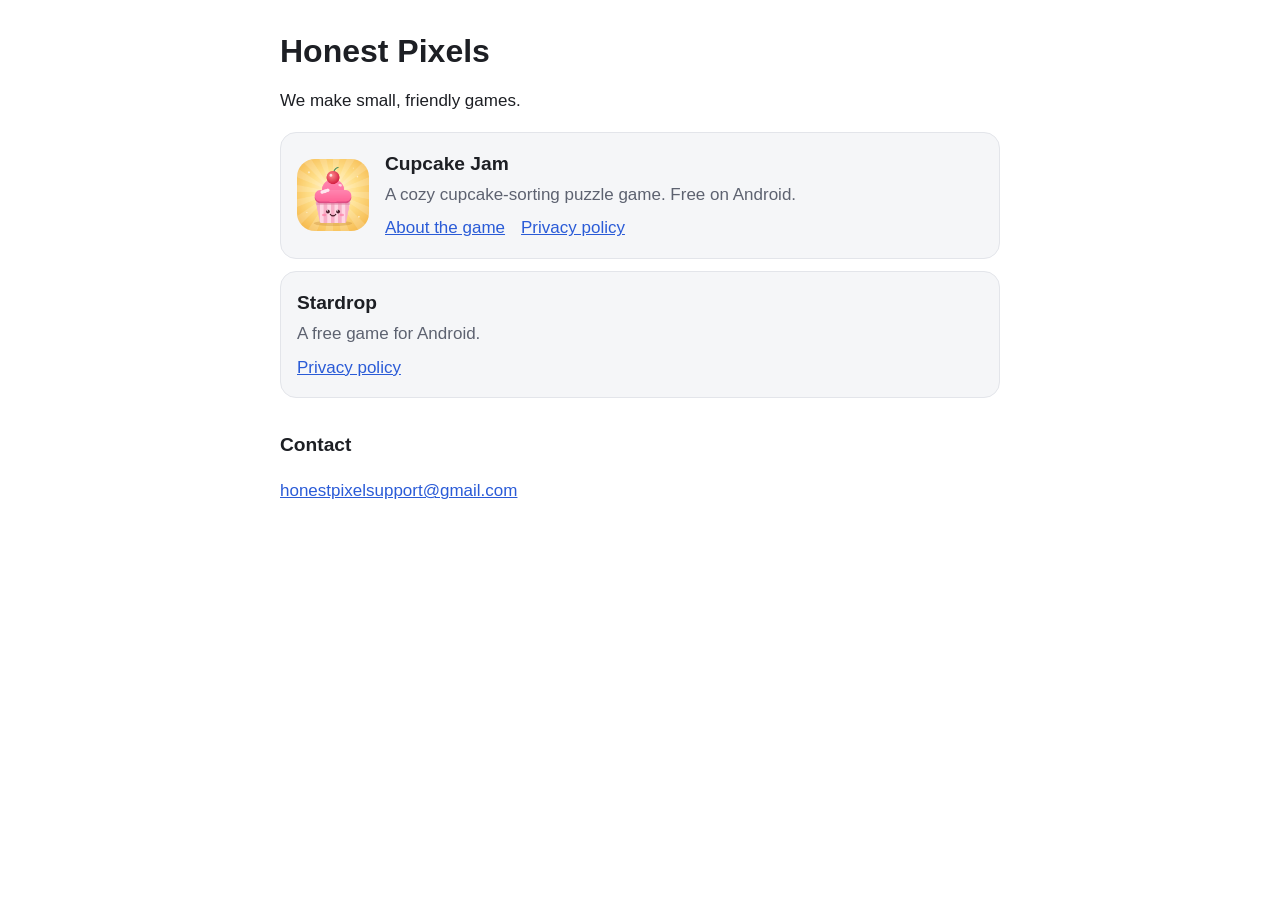
<file: index.html>
<!DOCTYPE html>
<html lang="en">
<head>
<meta charset="utf-8">
<meta name="viewport" content="width=device-width, initial-scale=1">
<title>Honest Pixels</title>
<meta name="description" content="Honest Pixels makes Stardrop and Cupcake Jam, free games for Android.">
<link rel="stylesheet" href="style.css">
</head>
<body>
<main>
<h1>Honest Pixels</h1>
<p>We make small, friendly games.</p>

<div class="game">
  <img src="cupcake-jam/icon.png" alt="Cupcake Jam icon">
  <div>
    <h2>Cupcake Jam</h2>
    <p>A cozy cupcake-sorting puzzle game. Free on Android.</p>
    <ul>
      <li><a href="cupcake-jam/">About the game</a></li>
      <li><a href="cupcake-jam/privacy.html">Privacy policy</a></li>
    </ul>
  </div>
</div>

<div class="game">
  <div>
    <h2>Stardrop</h2>
    <p>A free game for Android.</p>
    <ul>
      <li><a href="privacy.html">Privacy policy</a></li>
    </ul>
  </div>
</div>

<h2>Contact</h2>
<p><a href="mailto:honestpixelsupport@gmail.com">honestpixelsupport@gmail.com</a></p>
</main>
</body>
</html>
</file>
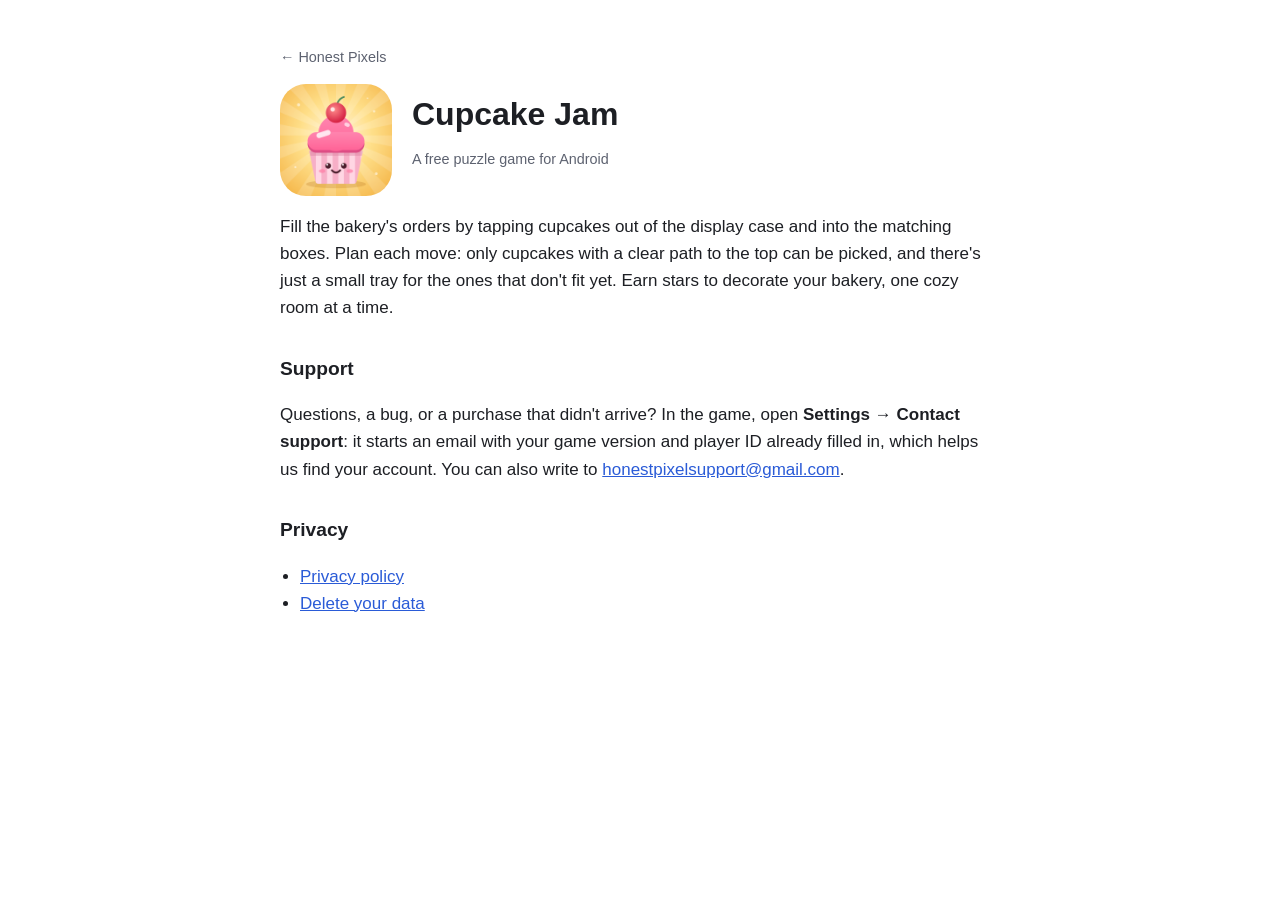
<file: cupcake-jam/index.html>
<!DOCTYPE html>
<html lang="en">
<head>
<meta charset="utf-8">
<meta name="viewport" content="width=device-width, initial-scale=1">
<title>Cupcake Jam</title>
<meta name="description" content="Cupcake Jam is a free cupcake-sorting puzzle game for Android by Honest Pixels.">
<link rel="icon" href="icon.png">
<link rel="stylesheet" href="../style.css">
</head>
<body>
<main>
<p class="back"><a href="../">← Honest Pixels</a></p>

<div class="hero">
  <img src="icon.png" alt="Cupcake Jam icon">
  <div>
    <h1>Cupcake Jam</h1>
    <p class="meta">A free puzzle game for Android</p>
  </div>
</div>

<p>Fill the bakery's orders by tapping cupcakes out of the display case and into the matching boxes. Plan each move:
only cupcakes with a clear path to the top can be picked, and there's just a small tray for the ones that don't fit
yet. Earn stars to decorate your bakery, one cozy room at a time.</p>

<h2>Support</h2>
<p>Questions, a bug, or a purchase that didn't arrive? In the game, open <strong>Settings → Contact support</strong>: it
starts an email with your game version and player ID already filled in, which helps us find your account. You can also
write to <a href="mailto:honestpixelsupport@gmail.com?subject=Cupcake%20Jam%20support">honestpixelsupport@gmail.com</a>.</p>

<h2>Privacy</h2>
<ul>
  <li><a href="privacy.html">Privacy policy</a></li>
  <li><a href="privacy.html#delete">Delete your data</a></li>
</ul>
</main>
</body>
</html>
</file>
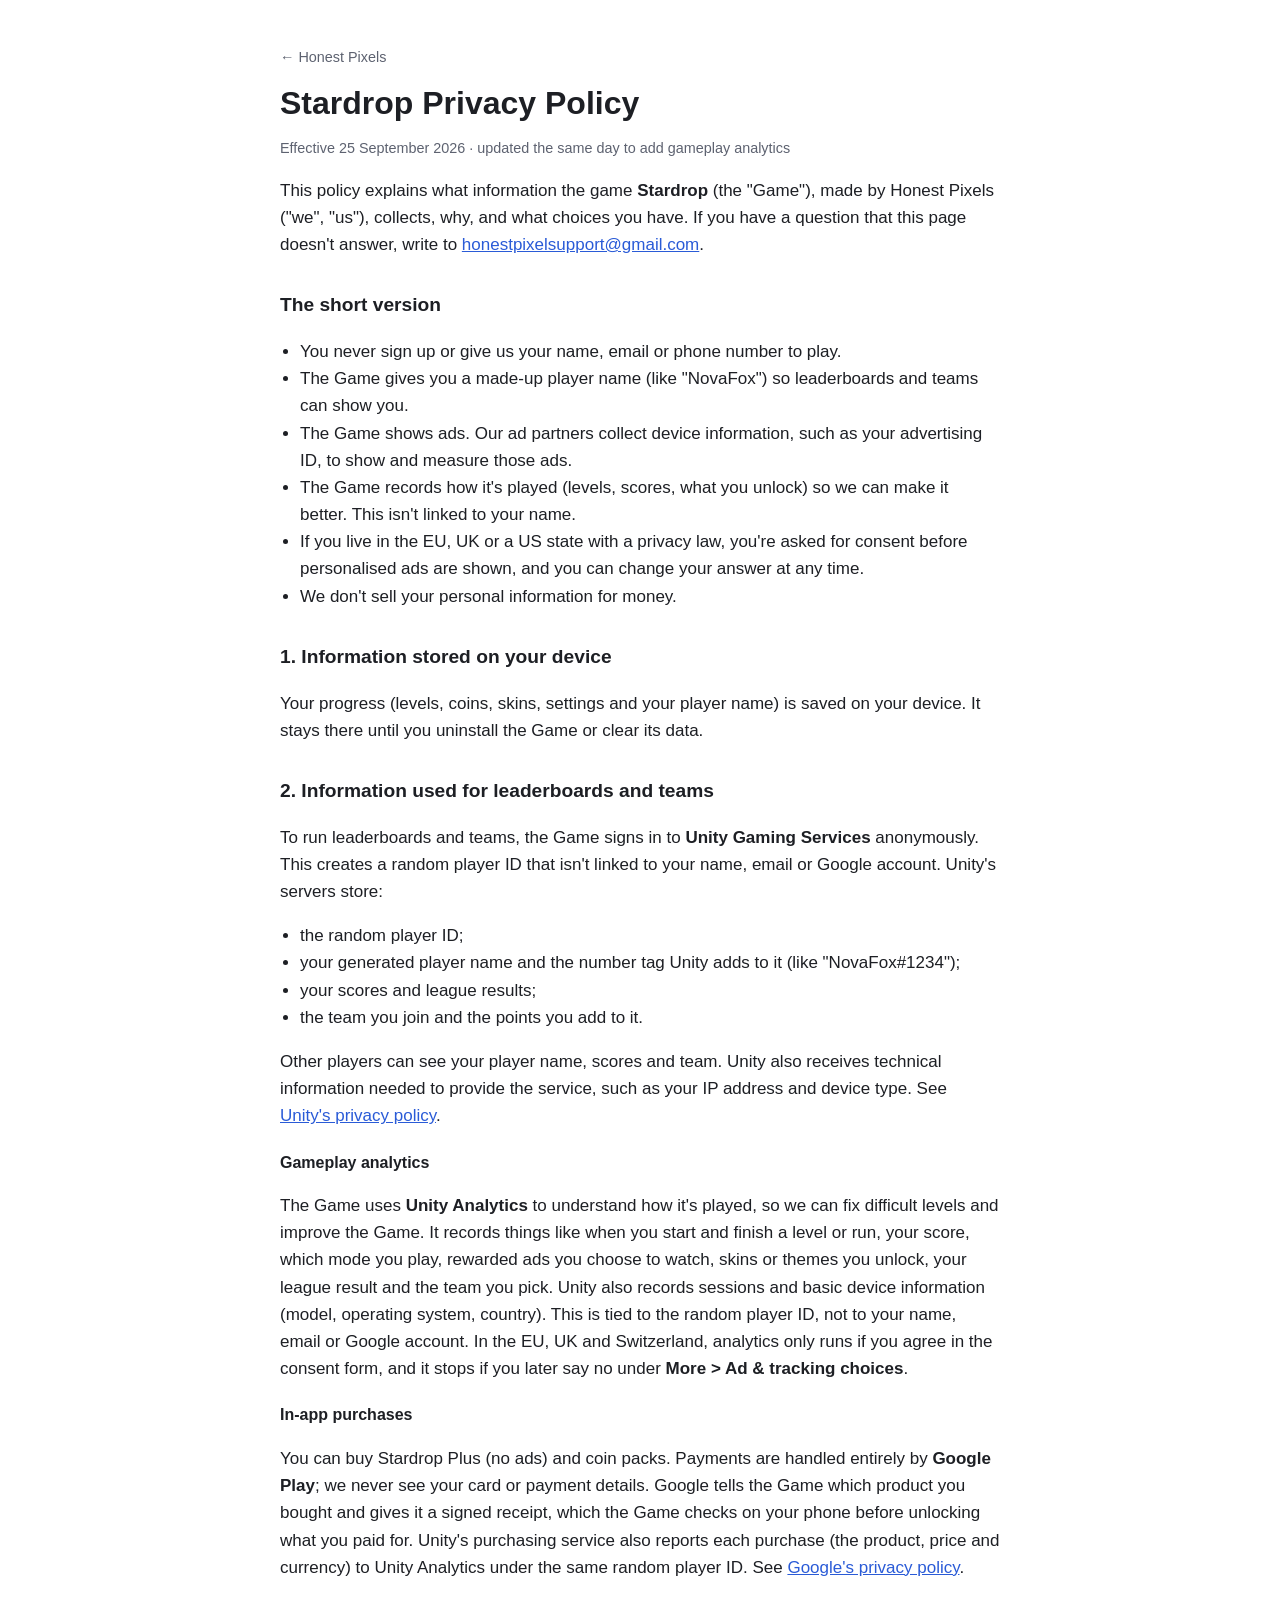
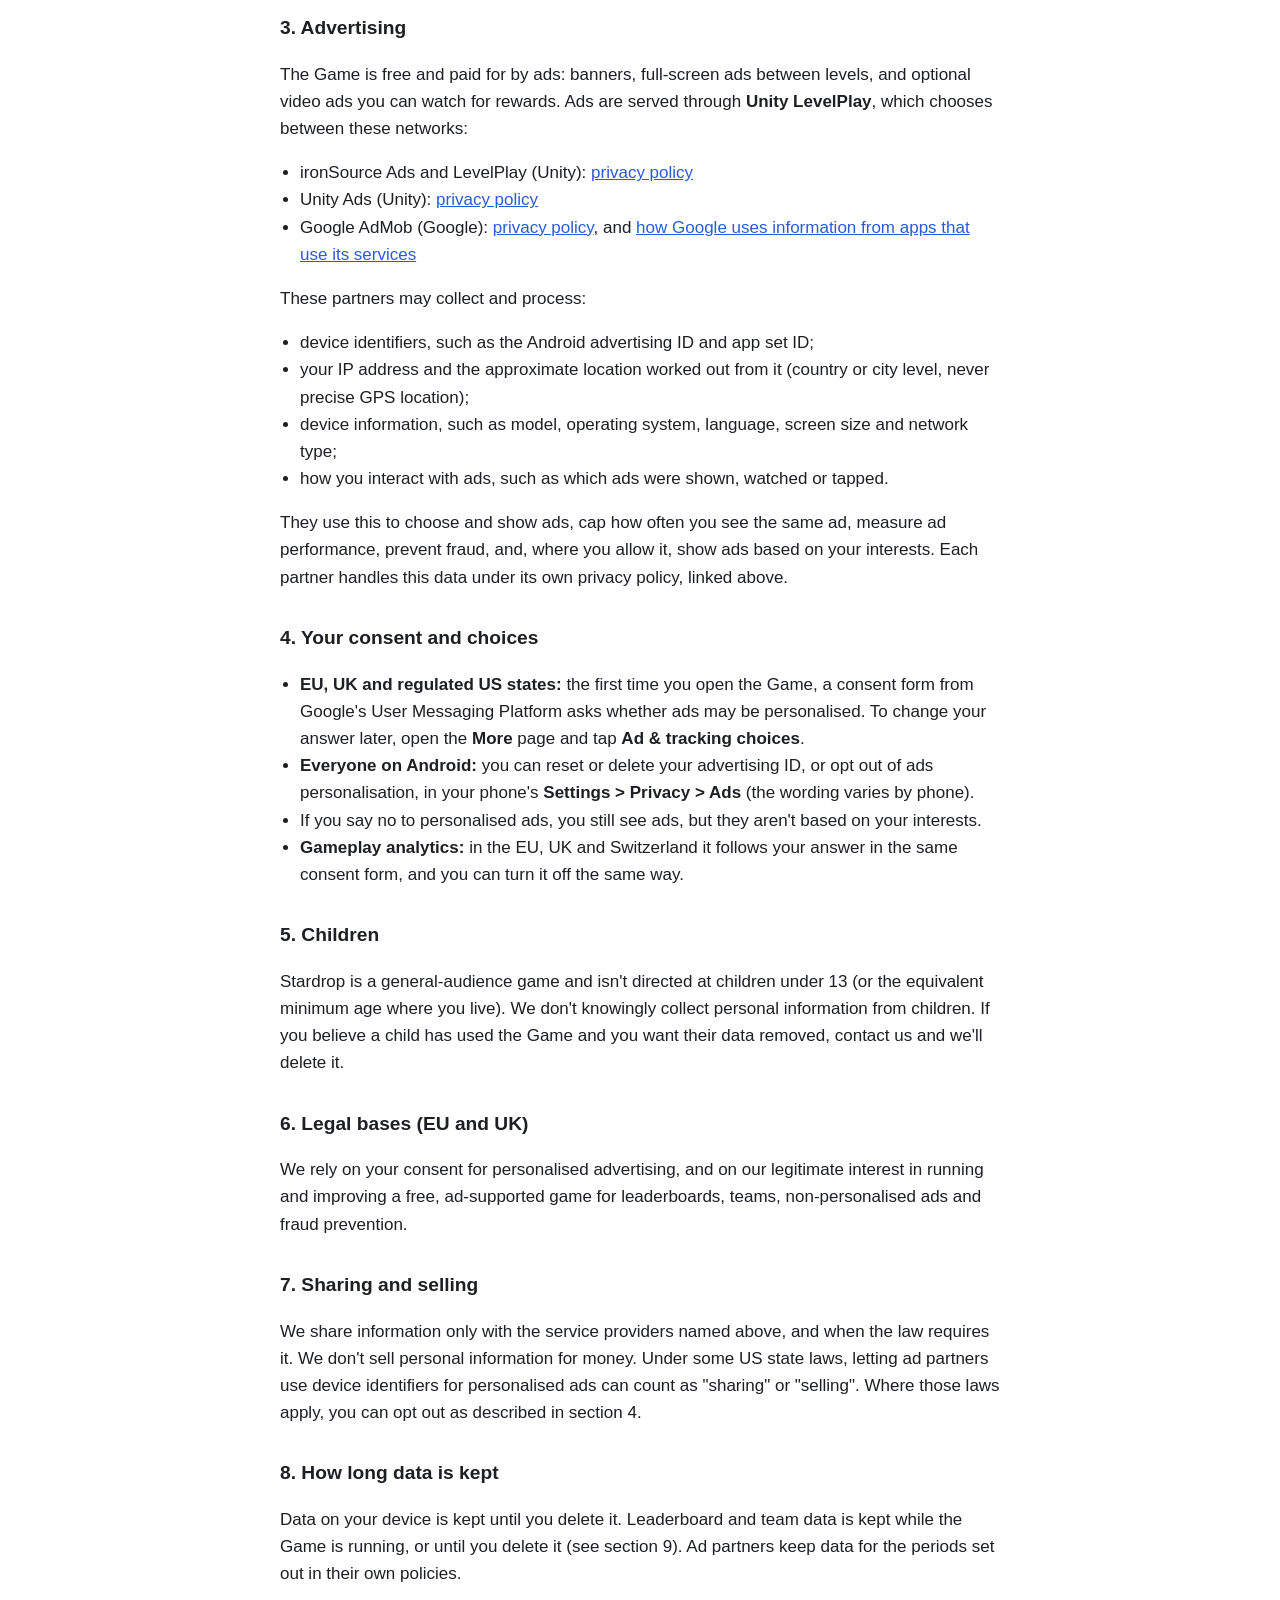
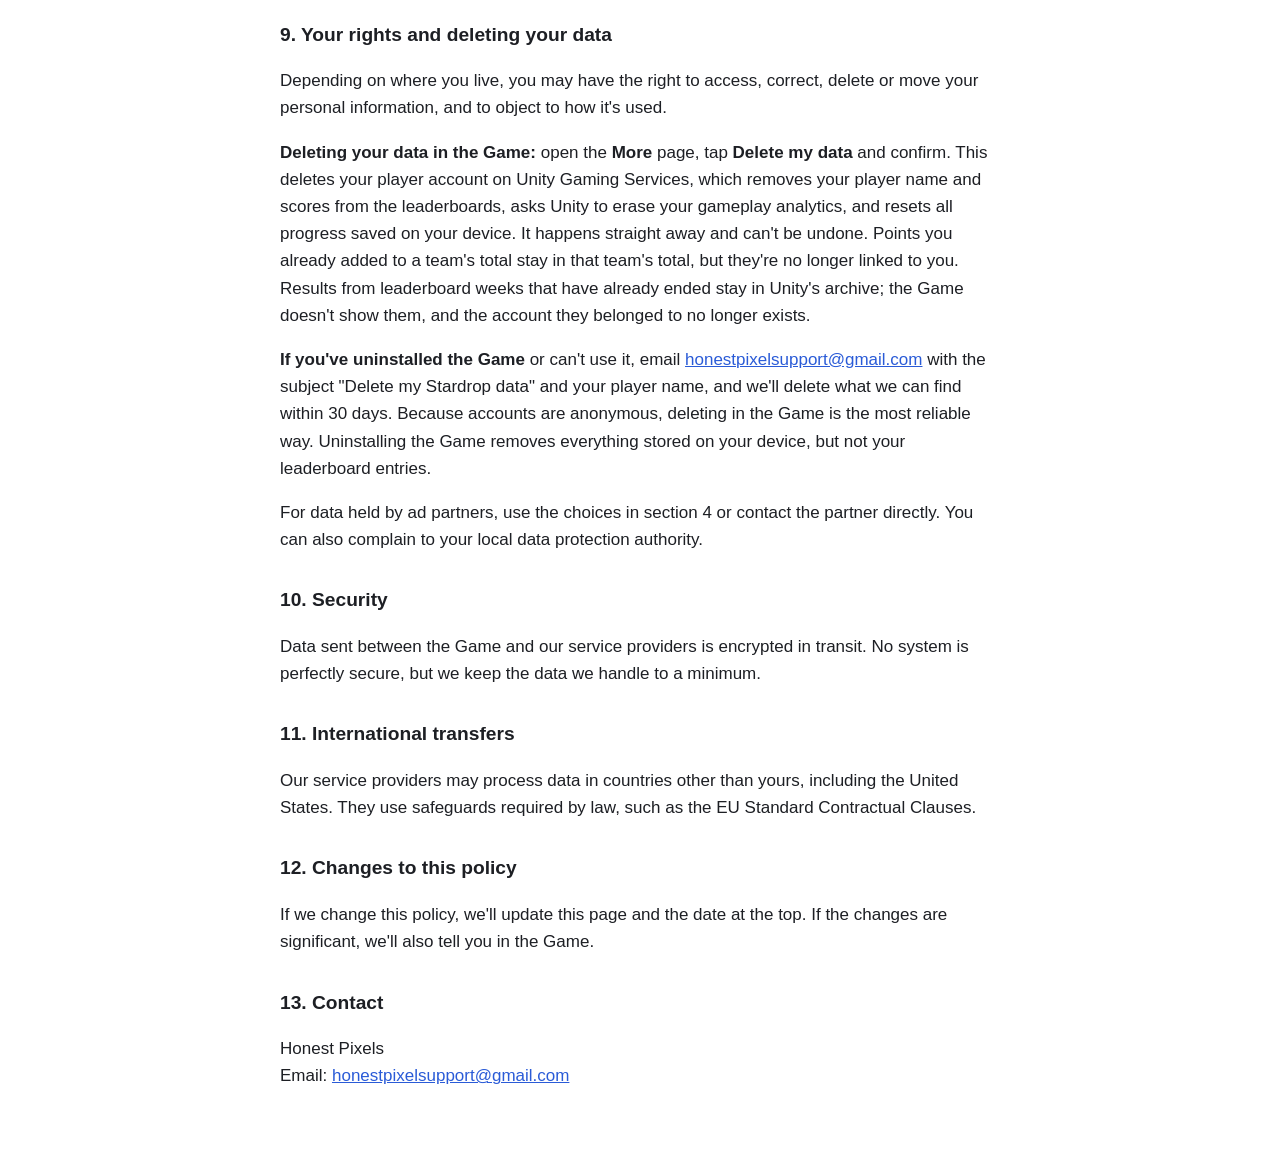
<file: privacy.html>
<!DOCTYPE html>
<html lang="en">
<head>
<meta charset="utf-8">
<meta name="viewport" content="width=device-width, initial-scale=1">
<title>Stardrop Privacy Policy</title>
<link rel="stylesheet" href="style.css">
</head>
<body>
<main>
<p class="back"><a href="index.html">&larr; Honest Pixels</a></p>

<h1>Stardrop Privacy Policy</h1>
<p class="meta">Effective 25 September 2026 · updated the same day to add gameplay analytics</p>

<p>This policy explains what information the game <strong>Stardrop</strong> (the "Game"), made by Honest Pixels ("we", "us"), collects, why, and what choices you have. If you have a question that this page doesn't answer, write to <a href="mailto:honestpixelsupport@gmail.com">honestpixelsupport@gmail.com</a>.</p>

<h2>The short version</h2>
<ul>
  <li>You never sign up or give us your name, email or phone number to play.</li>
  <li>The Game gives you a made-up player name (like "NovaFox") so leaderboards and teams can show you.</li>
  <li>The Game shows ads. Our ad partners collect device information, such as your advertising ID, to show and measure those ads.</li>
  <li>The Game records how it's played (levels, scores, what you unlock) so we can make it better. This isn't linked to your name.</li>
  <li>If you live in the EU, UK or a US state with a privacy law, you're asked for consent before personalised ads are shown, and you can change your answer at any time.</li>
  <li>We don't sell your personal information for money.</li>
</ul>

<h2>1. Information stored on your device</h2>
<p>Your progress (levels, coins, skins, settings and your player name) is saved on your device. It stays there until you uninstall the Game or clear its data.</p>

<h2>2. Information used for leaderboards and teams</h2>
<p>To run leaderboards and teams, the Game signs in to <strong>Unity Gaming Services</strong> anonymously. This creates a random player ID that isn't linked to your name, email or Google account. Unity's servers store:</p>
<ul>
  <li>the random player ID;</li>
  <li>your generated player name and the number tag Unity adds to it (like "NovaFox#1234");</li>
  <li>your scores and league results;</li>
  <li>the team you join and the points you add to it.</li>
</ul>
<p>Other players can see your player name, scores and team. Unity also receives technical information needed to provide the service, such as your IP address and device type. See <a href="https://unity.com/legal/privacy-policy">Unity's privacy policy</a>.</p>

<h3>Gameplay analytics</h3>
<p>The Game uses <strong>Unity Analytics</strong> to understand how it's played, so we can fix difficult levels and improve the Game. It records things like when you start and finish a level or run, your score, which mode you play, rewarded ads you choose to watch, skins or themes you unlock, your league result and the team you pick. Unity also records sessions and basic device information (model, operating system, country). This is tied to the random player ID, not to your name, email or Google account. In the EU, UK and Switzerland, analytics only runs if you agree in the consent form, and it stops if you later say no under <strong>More &gt; Ad &amp; tracking choices</strong>.</p>

<h3>In-app purchases</h3>
<p>You can buy Stardrop Plus (no ads) and coin packs. Payments are handled entirely by <strong>Google Play</strong>; we never see your card or payment details. Google tells the Game which product you bought and gives it a signed receipt, which the Game checks on your phone before unlocking what you paid for. Unity's purchasing service also reports each purchase (the product, price and currency) to Unity Analytics under the same random player ID. See <a href="https://policies.google.com/privacy">Google's privacy policy</a>.</p>

<h2>3. Advertising</h2>
<p>The Game is free and paid for by ads: banners, full-screen ads between levels, and optional video ads you can watch for rewards. Ads are served through <strong>Unity LevelPlay</strong>, which chooses between these networks:</p>
<ul>
  <li>ironSource Ads and LevelPlay (Unity): <a href="https://unity.com/legal/game-player-and-app-user-privacy-policy">privacy policy</a></li>
  <li>Unity Ads (Unity): <a href="https://unity.com/legal/game-player-and-app-user-privacy-policy">privacy policy</a></li>
  <li>Google AdMob (Google): <a href="https://policies.google.com/privacy">privacy policy</a>, and <a href="https://policies.google.com/technologies/partner-sites">how Google uses information from apps that use its services</a></li>
</ul>
<p>These partners may collect and process:</p>
<ul>
  <li>device identifiers, such as the Android advertising ID and app set ID;</li>
  <li>your IP address and the approximate location worked out from it (country or city level, never precise GPS location);</li>
  <li>device information, such as model, operating system, language, screen size and network type;</li>
  <li>how you interact with ads, such as which ads were shown, watched or tapped.</li>
</ul>
<p>They use this to choose and show ads, cap how often you see the same ad, measure ad performance, prevent fraud, and, where you allow it, show ads based on your interests. Each partner handles this data under its own privacy policy, linked above.</p>

<h2>4. Your consent and choices</h2>
<ul>
  <li><strong>EU, UK and regulated US states:</strong> the first time you open the Game, a consent form from Google's User Messaging Platform asks whether ads may be personalised. To change your answer later, open the <strong>More</strong> page and tap <strong>Ad &amp; tracking choices</strong>.</li>
  <li><strong>Everyone on Android:</strong> you can reset or delete your advertising ID, or opt out of ads personalisation, in your phone's <strong>Settings &gt; Privacy &gt; Ads</strong> (the wording varies by phone).</li>
  <li>If you say no to personalised ads, you still see ads, but they aren't based on your interests.</li>
  <li><strong>Gameplay analytics:</strong> in the EU, UK and Switzerland it follows your answer in the same consent form, and you can turn it off the same way.</li>
</ul>

<h2>5. Children</h2>
<p>Stardrop is a general-audience game and isn't directed at children under 13 (or the equivalent minimum age where you live). We don't knowingly collect personal information from children. If you believe a child has used the Game and you want their data removed, contact us and we'll delete it.</p>

<h2>6. Legal bases (EU and UK)</h2>
<p>We rely on your consent for personalised advertising, and on our legitimate interest in running and improving a free, ad-supported game for leaderboards, teams, non-personalised ads and fraud prevention.</p>

<h2>7. Sharing and selling</h2>
<p>We share information only with the service providers named above, and when the law requires it. We don't sell personal information for money. Under some US state laws, letting ad partners use device identifiers for personalised ads can count as "sharing" or "selling". Where those laws apply, you can opt out as described in section 4.</p>

<h2>8. How long data is kept</h2>
<p>Data on your device is kept until you delete it. Leaderboard and team data is kept while the Game is running, or until you delete it (see section 9). Ad partners keep data for the periods set out in their own policies.</p>

<h2>9. Your rights and deleting your data</h2>
<p>Depending on where you live, you may have the right to access, correct, delete or move your personal information, and to object to how it's used.</p>
<p><strong>Deleting your data in the Game:</strong> open the <strong>More</strong> page, tap <strong>Delete my data</strong> and confirm. This deletes your player account on Unity Gaming Services, which removes your player name and scores from the leaderboards, asks Unity to erase your gameplay analytics, and resets all progress saved on your device. It happens straight away and can't be undone. Points you already added to a team's total stay in that team's total, but they're no longer linked to you. Results from leaderboard weeks that have already ended stay in Unity's archive; the Game doesn't show them, and the account they belonged to no longer exists.</p>
<p><strong>If you've uninstalled the Game</strong> or can't use it, email <a href="mailto:honestpixelsupport@gmail.com">honestpixelsupport@gmail.com</a> with the subject "Delete my Stardrop data" and your player name, and we'll delete what we can find within 30 days. Because accounts are anonymous, deleting in the Game is the most reliable way. Uninstalling the Game removes everything stored on your device, but not your leaderboard entries.</p>
<p>For data held by ad partners, use the choices in section 4 or contact the partner directly. You can also complain to your local data protection authority.</p>

<h2>10. Security</h2>
<p>Data sent between the Game and our service providers is encrypted in transit. No system is perfectly secure, but we keep the data we handle to a minimum.</p>

<h2>11. International transfers</h2>
<p>Our service providers may process data in countries other than yours, including the United States. They use safeguards required by law, such as the EU Standard Contractual Clauses.</p>

<h2>12. Changes to this policy</h2>
<p>If we change this policy, we'll update this page and the date at the top. If the changes are significant, we'll also tell you in the Game.</p>

<h2>13. Contact</h2>
<p>Honest Pixels<br>
Email: <a href="mailto:honestpixelsupport@gmail.com">honestpixelsupport@gmail.com</a></p>
</main>
</body>
</html>
</file>
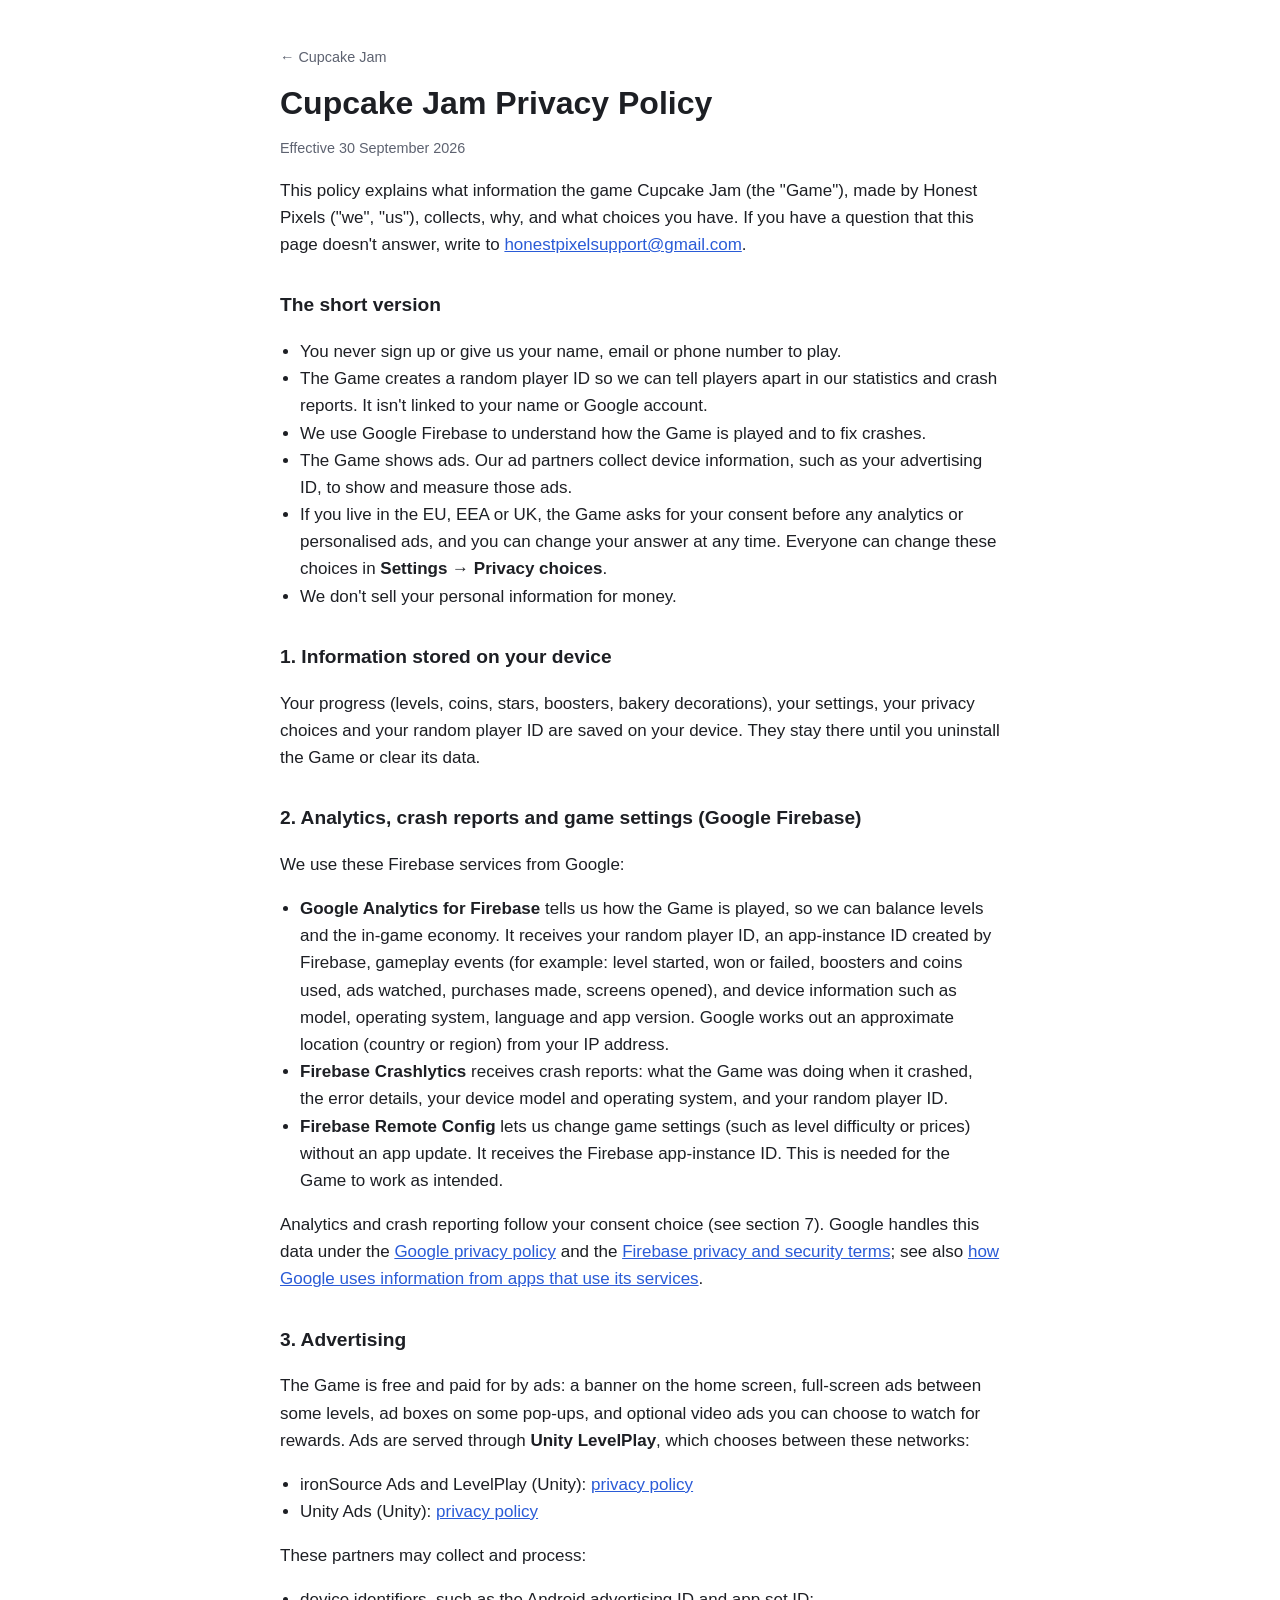
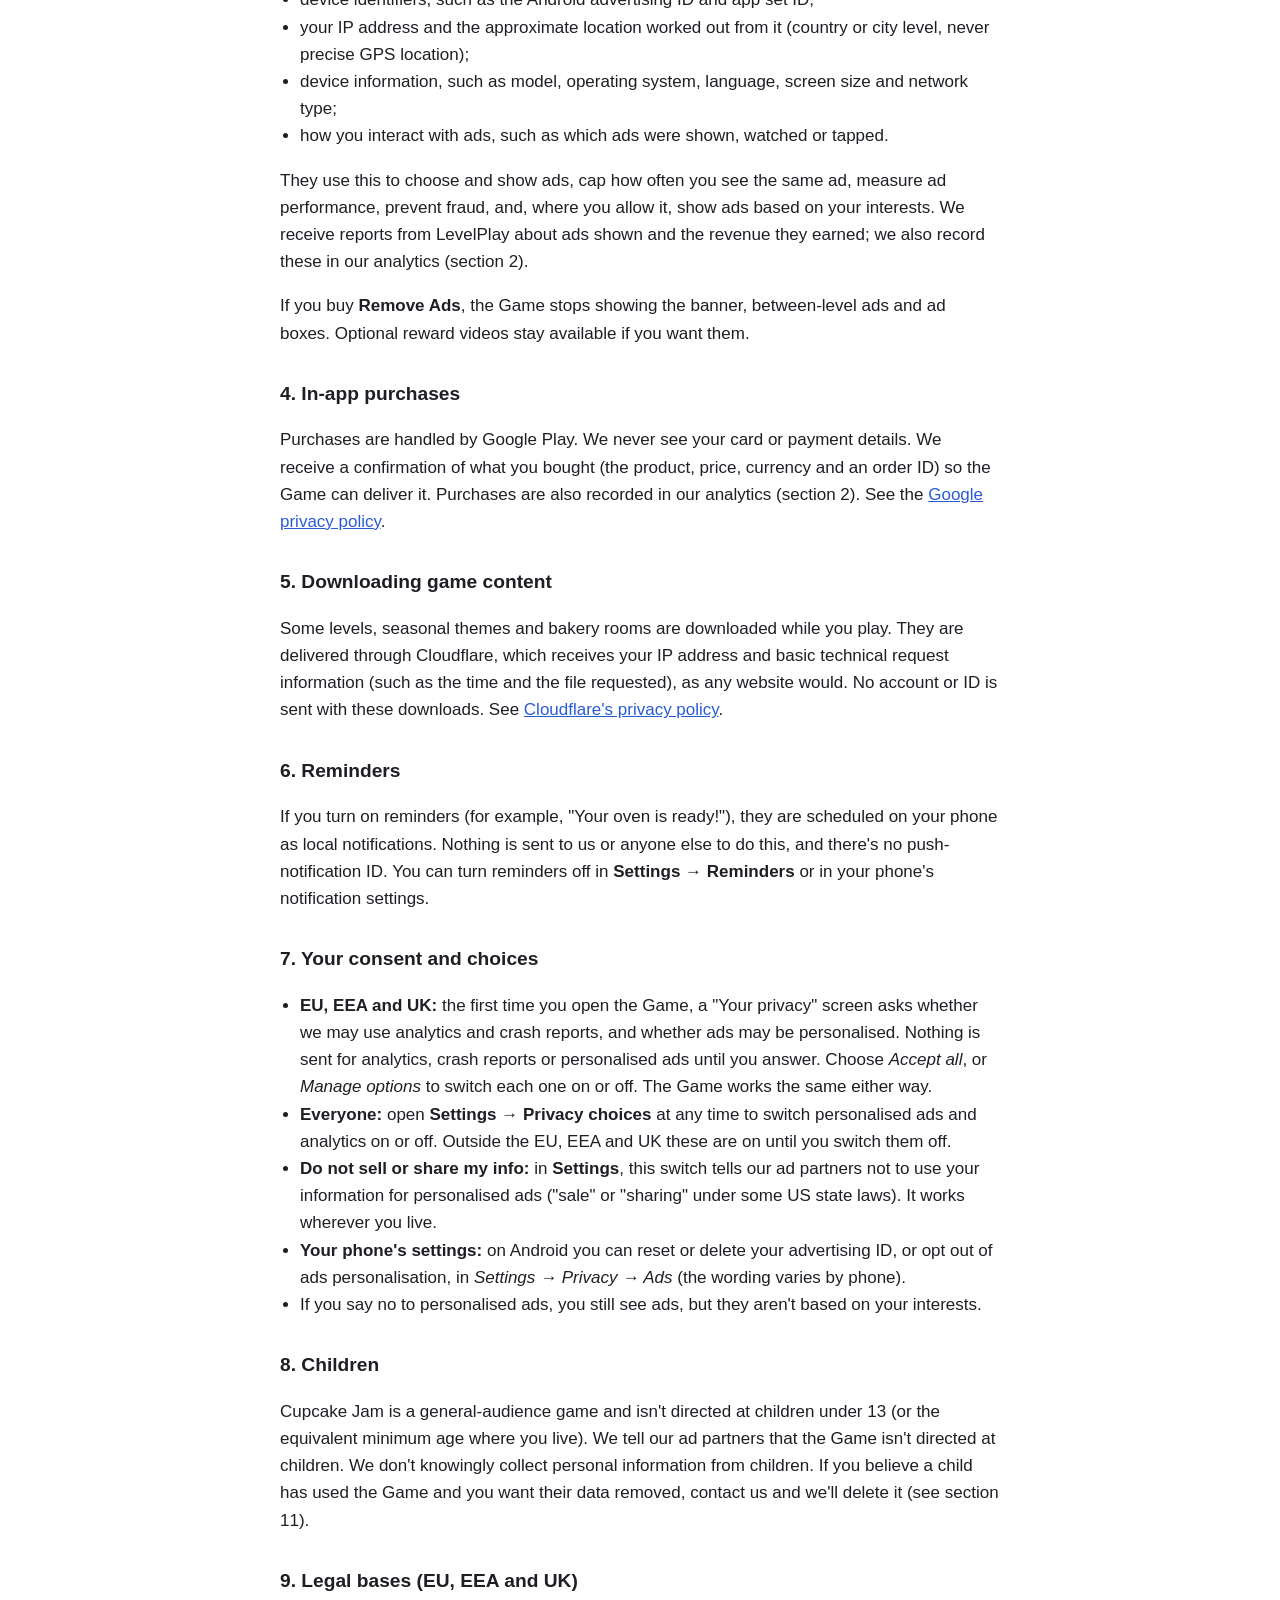
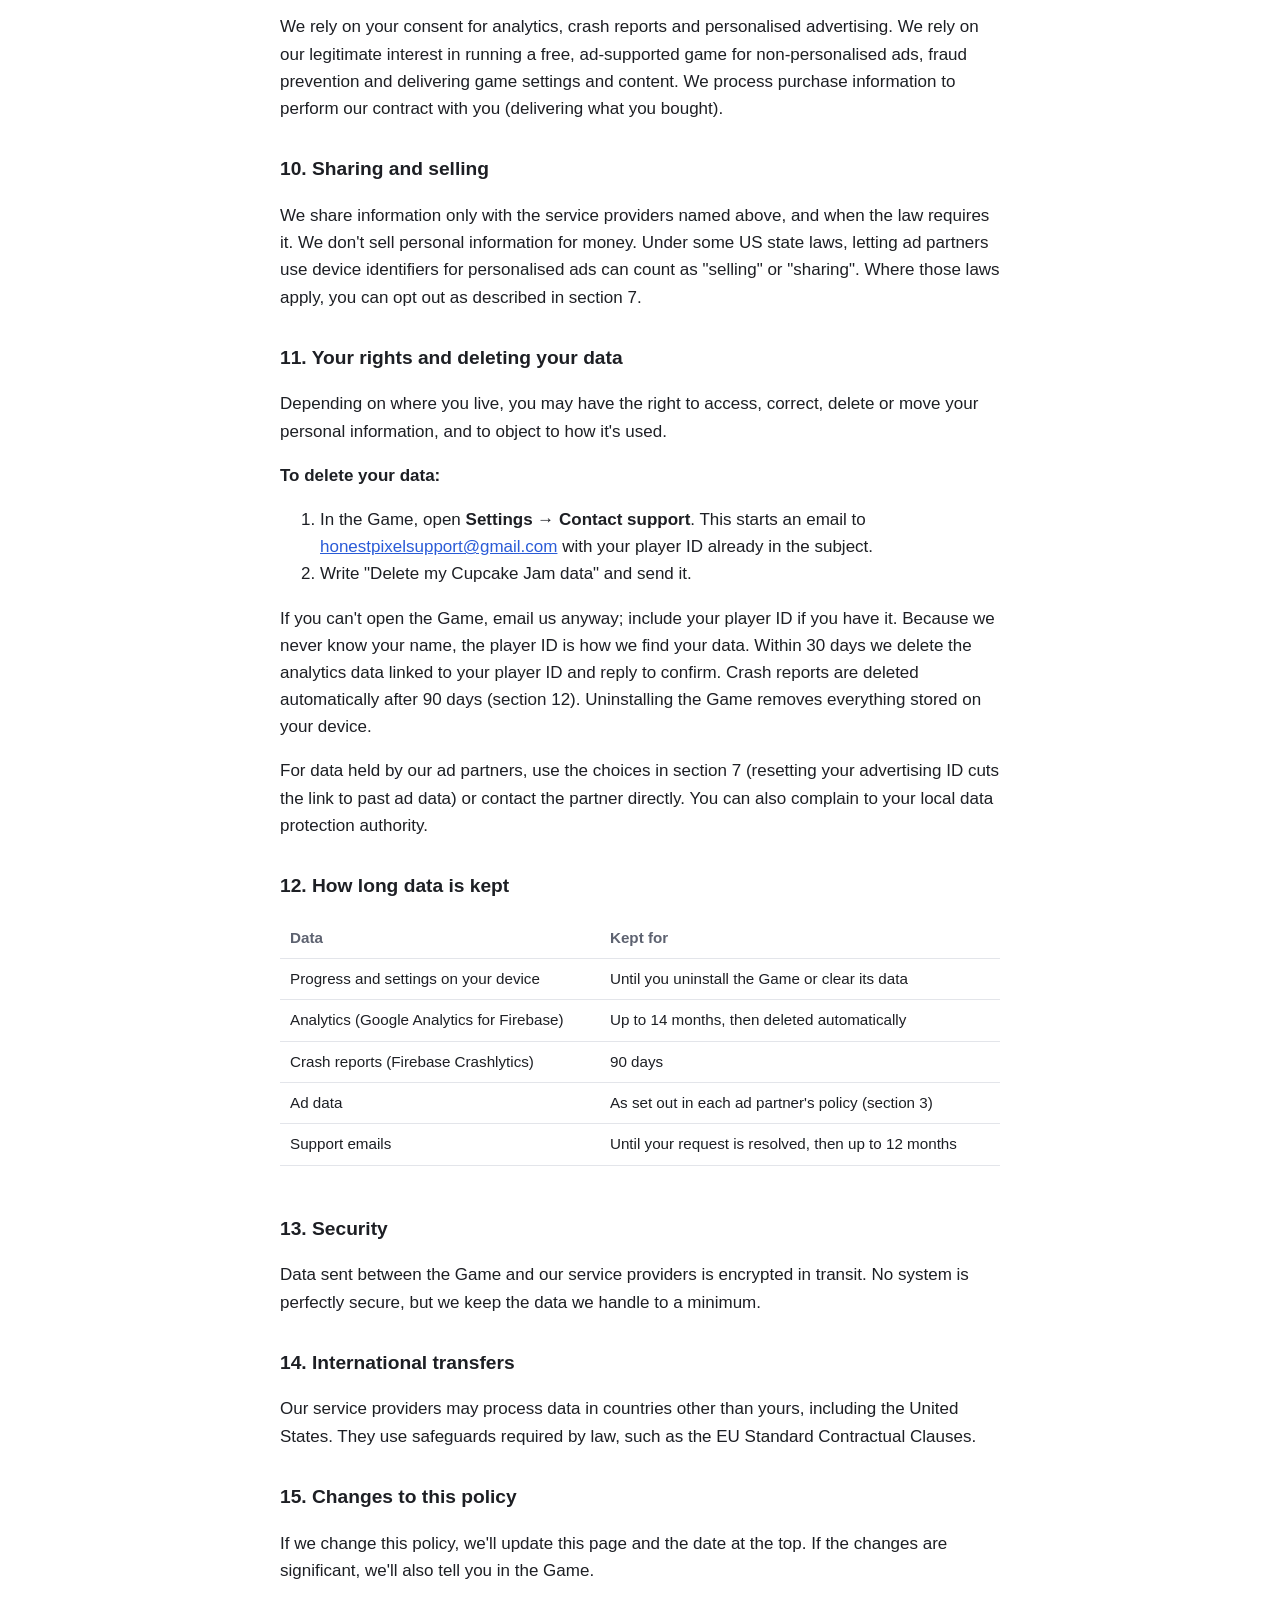
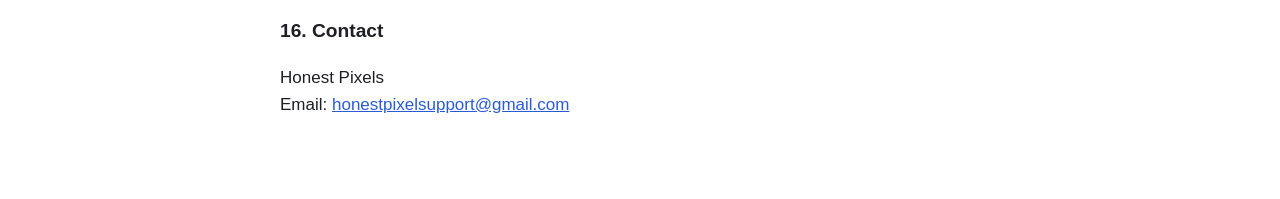
<file: cupcake-jam/privacy.html>
<!DOCTYPE html>
<html lang="en">
<head>
<meta charset="utf-8">
<meta name="viewport" content="width=device-width, initial-scale=1">
<title>Cupcake Jam Privacy Policy</title>
<meta name="description" content="What information Cupcake Jam collects, why, and what choices you have.">
<link rel="icon" href="icon.png">
<link rel="stylesheet" href="../style.css">
</head>
<body>
<main>
<p class="back"><a href="./">&larr; Cupcake Jam</a></p>

<h1>Cupcake Jam Privacy Policy</h1>
<p class="meta">Effective 30 September 2026</p>

<p>This policy explains what information the game Cupcake Jam (the "Game"), made by Honest Pixels ("we", "us"),
collects, why, and what choices you have. If you have a question that this page doesn't answer, write to
<a href="mailto:honestpixelsupport@gmail.com">honestpixelsupport@gmail.com</a>.</p>

<h2>The short version</h2>
<ul>
  <li>You never sign up or give us your name, email or phone number to play.</li>
  <li>The Game creates a random player ID so we can tell players apart in our statistics and crash reports. It isn't
    linked to your name or Google account.</li>
  <li>We use Google Firebase to understand how the Game is played and to fix crashes.</li>
  <li>The Game shows ads. Our ad partners collect device information, such as your advertising ID, to show and measure
    those ads.</li>
  <li>If you live in the EU, EEA or UK, the Game asks for your consent before any analytics or personalised ads, and
    you can change your answer at any time. Everyone can change these choices in <strong>Settings → Privacy
    choices</strong>.</li>
  <li>We don't sell your personal information for money.</li>
</ul>

<h2>1. Information stored on your device</h2>
<p>Your progress (levels, coins, stars, boosters, bakery decorations), your settings, your privacy choices and your
random player ID are saved on your device. They stay there until you uninstall the Game or clear its data.</p>

<h2>2. Analytics, crash reports and game settings (Google Firebase)</h2>
<p>We use these Firebase services from Google:</p>
<ul>
  <li><strong>Google Analytics for Firebase</strong> tells us how the Game is played, so we can balance levels and the
    in-game economy. It receives your random player ID, an app-instance ID created by Firebase, gameplay events (for
    example: level started, won or failed, boosters and coins used, ads watched, purchases made, screens opened), and
    device information such as model, operating system, language and app version. Google works out an approximate
    location (country or region) from your IP address.</li>
  <li><strong>Firebase Crashlytics</strong> receives crash reports: what the Game was doing when it crashed, the error
    details, your device model and operating system, and your random player ID.</li>
  <li><strong>Firebase Remote Config</strong> lets us change game settings (such as level difficulty or prices) without
    an app update. It receives the Firebase app-instance ID. This is needed for the Game to work as intended.</li>
</ul>
<p>Analytics and crash reporting follow your consent choice (see section 7). Google handles this data under the
<a href="https://policies.google.com/privacy">Google privacy policy</a> and the
<a href="https://firebase.google.com/support/privacy">Firebase privacy and security terms</a>; see also
<a href="https://policies.google.com/technologies/partner-sites">how Google uses information from apps that use its
services</a>.</p>

<h2>3. Advertising</h2>
<p>The Game is free and paid for by ads: a banner on the home screen, full-screen ads between some levels, ad boxes on
some pop-ups, and optional video ads you can choose to watch for rewards. Ads are served through
<strong>Unity LevelPlay</strong>, which chooses between these networks:</p>
<ul>
  <li>ironSource Ads and LevelPlay (Unity):
    <a href="https://unity.com/legal/game-player-and-app-user-privacy-policy">privacy policy</a></li>
  <li>Unity Ads (Unity): <a href="https://unity.com/legal/game-player-and-app-user-privacy-policy">privacy policy</a></li>
</ul>
<p>These partners may collect and process:</p>
<ul>
  <li>device identifiers, such as the Android advertising ID and app set ID;</li>
  <li>your IP address and the approximate location worked out from it (country or city level, never precise GPS
    location);</li>
  <li>device information, such as model, operating system, language, screen size and network type;</li>
  <li>how you interact with ads, such as which ads were shown, watched or tapped.</li>
</ul>
<p>They use this to choose and show ads, cap how often you see the same ad, measure ad performance, prevent fraud, and,
where you allow it, show ads based on your interests. We receive reports from LevelPlay about ads shown and the revenue
they earned; we also record these in our analytics (section 2).</p>
<p>If you buy <strong>Remove Ads</strong>, the Game stops showing the banner, between-level ads and ad boxes. Optional
reward videos stay available if you want them.</p>

<h2>4. In-app purchases</h2>
<p>Purchases are handled by Google Play. We never see your card or payment details. We receive a confirmation of what
you bought (the product, price, currency and an order ID) so the Game can deliver it.
Purchases are also recorded in our analytics (section 2). See the
<a href="https://policies.google.com/privacy">Google privacy policy</a>.</p>

<h2>5. Downloading game content</h2>
<p>Some levels, seasonal themes and bakery rooms are downloaded while you play. They are delivered through Cloudflare,
which receives your IP address and basic technical request information (such as the time and the file requested), as
any website would. No account or ID is sent with these downloads. See
<a href="https://www.cloudflare.com/privacypolicy/">Cloudflare's privacy policy</a>.</p>

<h2>6. Reminders</h2>
<p>If you turn on reminders (for example, "Your oven is ready!"), they are scheduled on your phone as local
notifications. Nothing is sent to us or anyone else to do this, and there's no push-notification ID. You can turn
reminders off in <strong>Settings → Reminders</strong> or in your phone's notification settings.</p>

<h2>7. Your consent and choices</h2>
<ul>
  <li><strong>EU, EEA and UK:</strong> the first time you open the Game, a "Your privacy" screen asks whether we may use
    analytics and crash reports, and whether ads may be personalised. Nothing is sent for analytics, crash reports or
    personalised ads until you answer. Choose <em>Accept all</em>, or <em>Manage options</em> to switch each one on or
    off. The Game works the same either way.</li>
  <li><strong>Everyone:</strong> open <strong>Settings → Privacy choices</strong> at any time to switch personalised ads
    and analytics on or off. Outside the EU, EEA and UK these are on until you switch them off.</li>
  <li><strong>Do not sell or share my info:</strong> in <strong>Settings</strong>, this switch tells our ad partners not
    to use your information for personalised ads ("sale" or "sharing" under some US state laws). It works wherever you
    live.</li>
  <li><strong>Your phone's settings:</strong> on Android you can reset or delete your advertising ID, or opt out of ads
    personalisation, in <em>Settings → Privacy → Ads</em> (the wording varies by phone).</li>
  <li>If you say no to personalised ads, you still see ads, but they aren't based on your interests.</li>
</ul>

<h2>8. Children</h2>
<p>Cupcake Jam is a general-audience game and isn't directed at children under 13 (or the equivalent minimum age where
you live). We tell our ad partners that the Game isn't directed at children. We don't knowingly collect personal
information from children. If you believe a child has used the Game and you want their data removed, contact us and we'll
delete it (see section 11).</p>

<h2>9. Legal bases (EU, EEA and UK)</h2>
<p>We rely on your consent for analytics, crash reports and personalised advertising. We rely on our legitimate
interest in running a free, ad-supported game for non-personalised ads, fraud prevention and delivering game settings
and content. We process purchase information to perform our contract with you (delivering what you bought).</p>

<h2>10. Sharing and selling</h2>
<p>We share information only with the service providers named above, and when the law requires it. We don't sell
personal information for money. Under some US state laws, letting ad partners use device identifiers for personalised
ads can count as "selling" or "sharing". Where those laws apply, you can opt out as described in section 7.</p>

<h2 id="delete">11. Your rights and deleting your data</h2>
<p>Depending on where you live, you may have the right to access, correct, delete or move your personal information,
and to object to how it's used.</p>
<p><strong>To delete your data:</strong></p>
<ol>
  <li>In the Game, open <strong>Settings → Contact support</strong>. This starts an email to
    <a href="mailto:honestpixelsupport@gmail.com">honestpixelsupport@gmail.com</a> with your player ID already in the
    subject.</li>
  <li>Write "Delete my Cupcake Jam data" and send it.</li>
</ol>
<p>If you can't open the Game, email us anyway; include your player ID if you have it. Because we never know your name,
the player ID is how we find your data. Within 30 days we delete the analytics data linked to your player ID and reply to
confirm. Crash reports are deleted automatically after 90 days (section 12). Uninstalling the Game removes everything
stored on your device.</p>
<p>For data held by our ad partners, use the choices in section 7 (resetting your advertising ID cuts the link to past
ad data) or contact the partner directly. You can also complain to your local data protection authority.</p>

<h2>12. How long data is kept</h2>
<div class="table-wrap">
<table>
  <tr><th>Data</th><th>Kept for</th></tr>
  <tr><td>Progress and settings on your device</td><td>Until you uninstall the Game or clear its data</td></tr>
  <tr><td>Analytics (Google Analytics for Firebase)</td><td>Up to 14 months, then deleted automatically</td></tr>
  <tr><td>Crash reports (Firebase Crashlytics)</td><td>90 days</td></tr>
  <tr><td>Ad data</td><td>As set out in each ad partner's policy (section 3)</td></tr>
  <tr><td>Support emails</td><td>Until your request is resolved, then up to 12 months</td></tr>
</table>
</div>

<h2>13. Security</h2>
<p>Data sent between the Game and our service providers is encrypted in transit. No system is perfectly secure, but we
keep the data we handle to a minimum.</p>

<h2>14. International transfers</h2>
<p>Our service providers may process data in countries other than yours, including the United States. They use
safeguards required by law, such as the EU Standard Contractual Clauses.</p>

<h2>15. Changes to this policy</h2>
<p>If we change this policy, we'll update this page and the date at the top. If the changes are significant, we'll also
tell you in the Game.</p>

<h2>16. Contact</h2>
<p>Honest Pixels<br>
Email: <a href="mailto:honestpixelsupport@gmail.com">honestpixelsupport@gmail.com</a></p>
</main>
</body>
</html>
</file>
<file: style.css>
:root { --bg: #ffffff; --fg: #1d1f24; --muted: #5d6270; --link: #2a5bd7; --card: #f5f6f8; --line: #e3e5ea; }
@media (prefers-color-scheme: dark) {
  :root { --bg: #05070e; --fg: #e8eaf0; --muted: #9aa0ae; --link: #7fa7ff; --card: #10131c; --line: #232838; }
}
body { margin: 0; background: var(--bg); color: var(--fg);
  font: 17px/1.6 -apple-system, BlinkMacSystemFont, "Segoe UI", Roboto, sans-serif; }
main { max-width: 720px; margin: 0 auto; padding: 32px 16px 64px; }
h1 { font-size: 2rem; line-height: 1.2; margin: 0 0 8px; }
h2 { font-size: 1.2rem; margin: 32px 0 8px; }
h3 { font-size: 1rem; margin: 20px 0 4px; }
a { color: var(--link); }
.meta, .back { color: var(--muted); font-size: 0.9rem; }
.back a { color: inherit; text-decoration: none; }
ul { padding-left: 1.25rem; }

/* Game cards (home page) and game headers */
.game { display: flex; gap: 16px; align-items: center; background: var(--card); border: 1px solid var(--line);
  border-radius: 16px; padding: 16px; margin: 12px 0; }
.game img { width: 72px; height: 72px; border-radius: 18px; flex: none; }
.game h2, .game h3 { margin: 0; }
.game p { margin: 2px 0 6px; color: var(--muted); }
.game ul { margin: 0; padding: 0; list-style: none; display: flex; flex-wrap: wrap; gap: 4px 16px; }
.hero { display: flex; gap: 20px; align-items: center; margin: 8px 0 16px; }
.hero img { width: 112px; height: 112px; border-radius: 26px; flex: none; }
.hero h1 { margin: 0; }
@media (max-width: 480px) {
  .hero { flex-direction: column; align-items: flex-start; }
}

/* Policy tables */
table { width: 100%; border-collapse: collapse; margin: 8px 0 16px; font-size: 0.95rem; }
th, td { text-align: left; vertical-align: top; padding: 8px 10px; border-bottom: 1px solid var(--line); }
th { color: var(--muted); font-weight: 600; }
.table-wrap { overflow-x: auto; }
</file>
